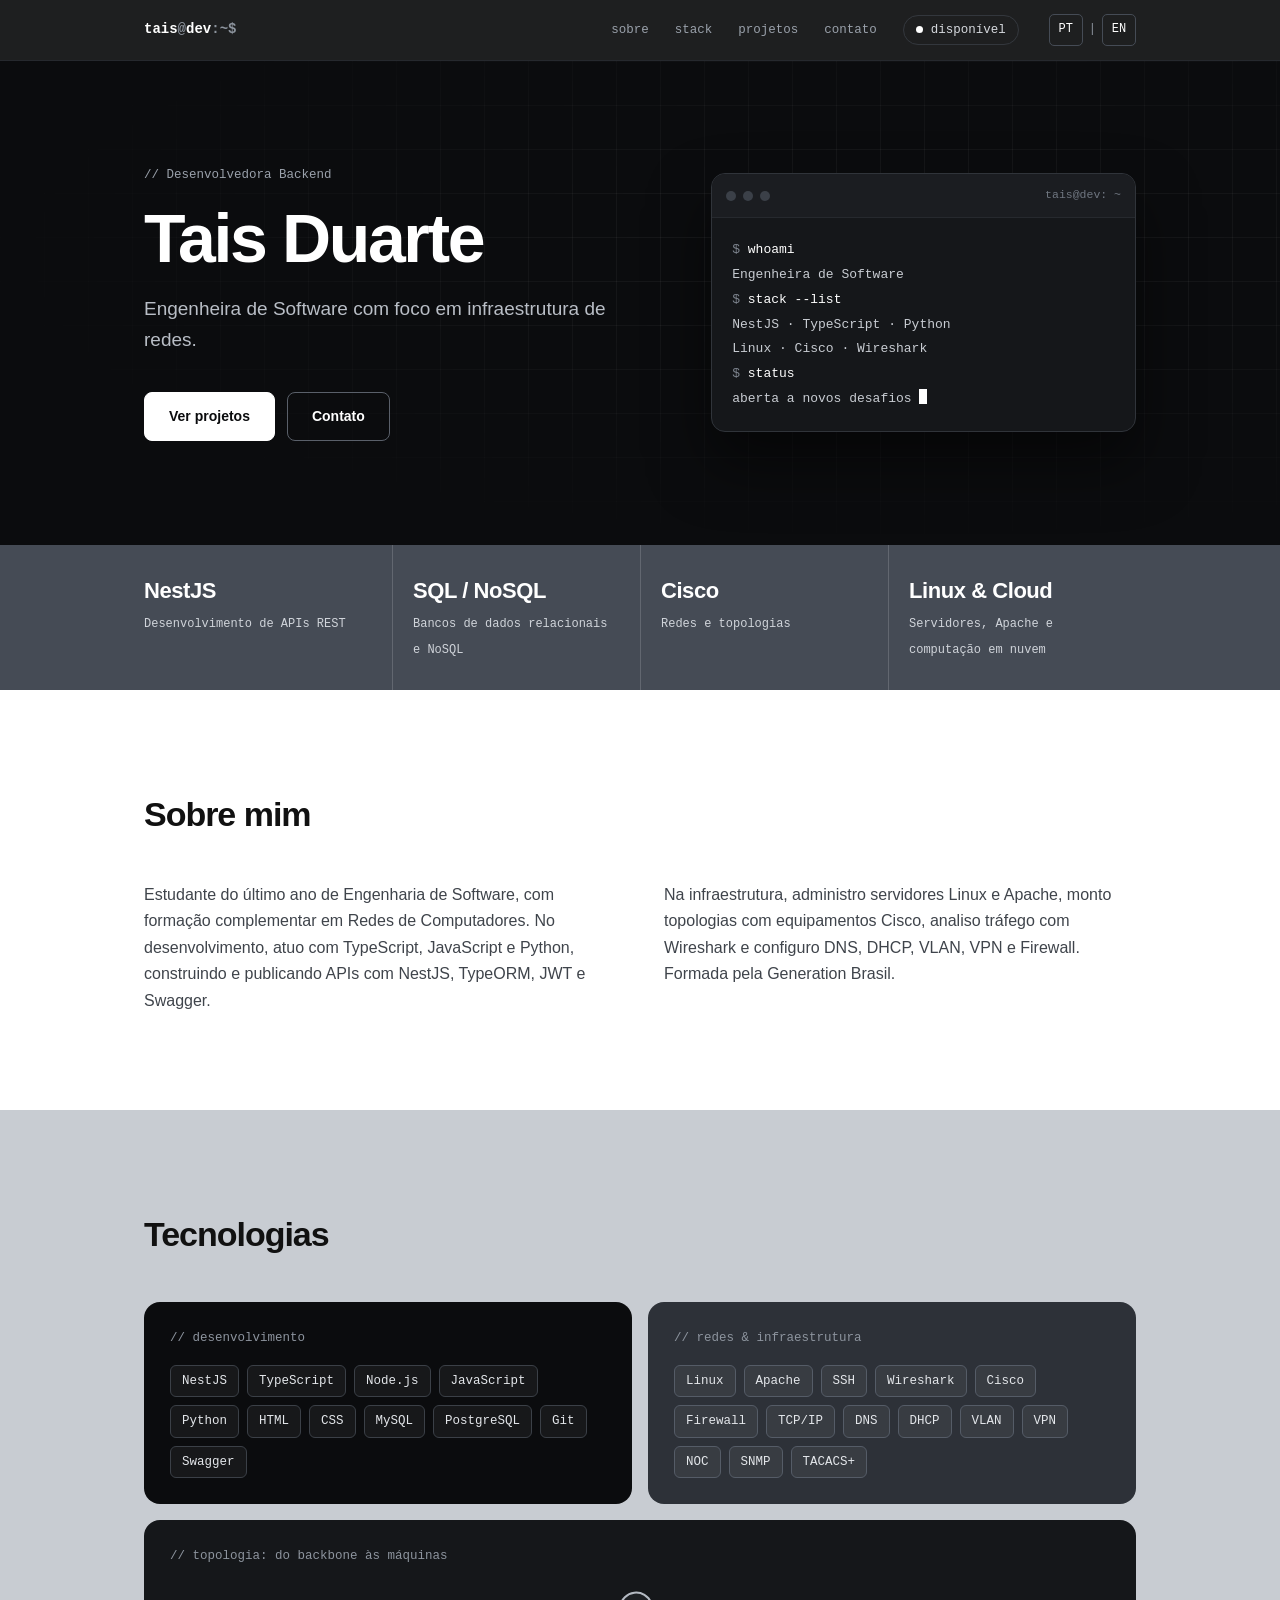
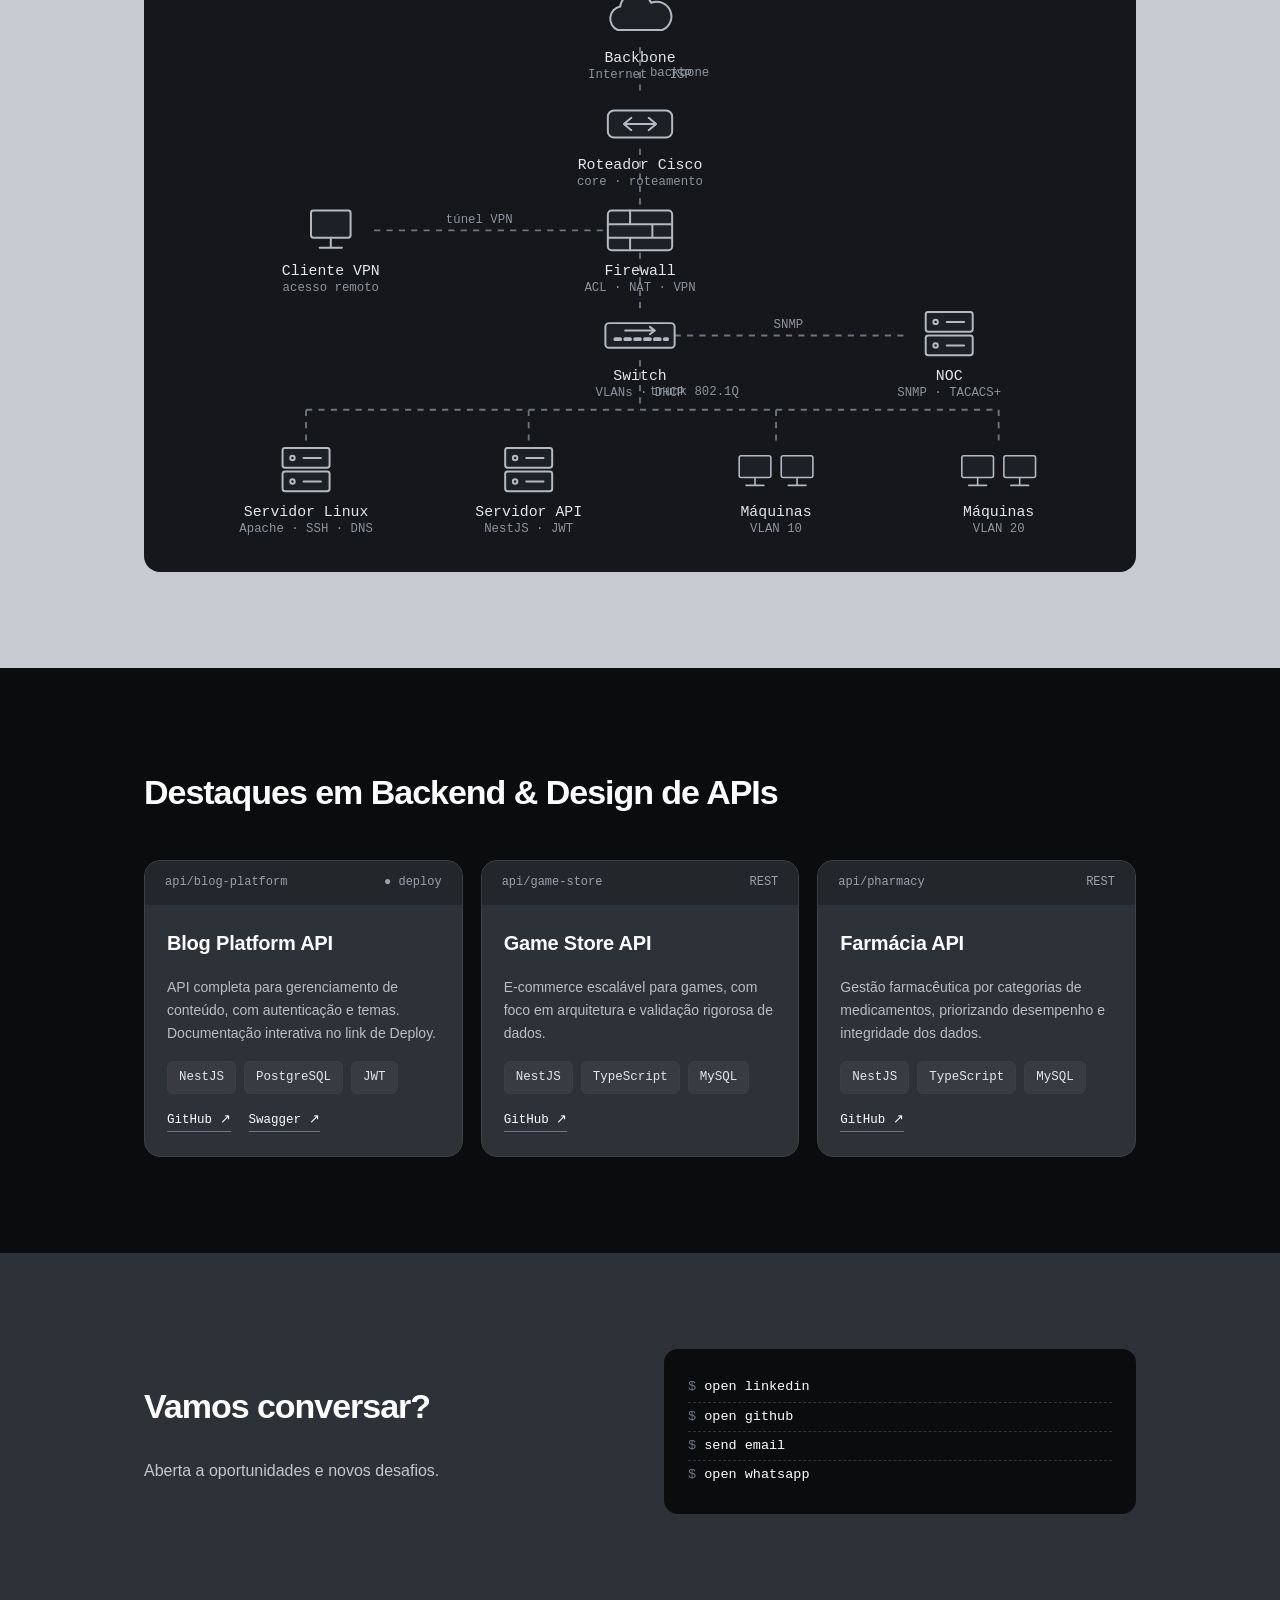
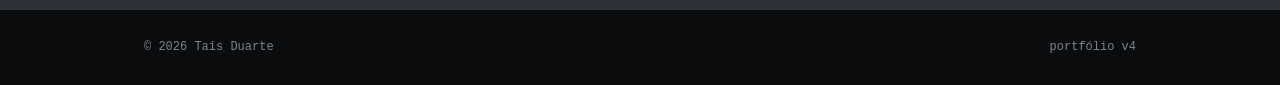
<file: index.html>
<!DOCTYPE html>
<html lang="pt-BR">
<head>
<meta charset="UTF-8">
<meta name="viewport" content="width=device-width, initial-scale=1, viewport-fit=cover">
<title>Tais Duarte | Backend Developer</title>
<style>
:root{--ink:#0b0c0e;--panel:#15171a;--graphite:#2d3138;--steel:#454b55;--silver:#c8ccd2;--mist:#eef0f2;--white:#fff;--mono:ui-monospace,SFMono-Regular,Menlo,Consolas,"Liberation Mono",monospace;box-sizing:border-box;padding-top:env(safe-area-inset-top,0px);padding-bottom:env(safe-area-inset-bottom,0px);color-scheme:light}
*{box-sizing:border-box;margin:0}
html{scroll-behavior:smooth;background:var(--ink)}
body{background:var(--white);color:#111;font-family:Inter,-apple-system,"Segoe UI",Roboto,Helvetica,Arial,sans-serif;line-height:1.65;-webkit-font-smoothing:antialiased}
a{color:inherit;text-decoration:none}
.wrap{max-width:1040px;margin:0 auto;padding:0 24px}
.mono{font-family:var(--mono)}
header{position:sticky;top:env(safe-area-inset-top,0px);background:rgba(11,12,14,.92);backdrop-filter:blur(8px);color:var(--white);z-index:5;border-bottom:1px solid #26292e}
header .wrap{display:flex;justify-content:space-between;align-items:center;height:60px}
.logo{font-family:var(--mono);font-size:14px;font-weight:600}
.logo span{color:#8d949e}
nav{display:flex;gap:26px;font-family:var(--mono);font-size:12.5px;color:#9aa1ab;align-items:center}
nav a:hover{color:var(--white)}
.status{display:flex;align-items:center;gap:8px;border:1px solid #33373d;border-radius:999px;padding:4px 12px;color:#d6d9de}
.dot{width:7px;height:7px;border-radius:50%;background:var(--white);animation:pulse 2s infinite}
@keyframes pulse{0%,100%{opacity:1}50%{opacity:.25}}
.black{background:var(--ink);color:var(--white)}
.graphite{background:var(--graphite);color:var(--white)}
.white{background:var(--white);color:#111}
.silver{background:var(--silver);color:#111}
.band{padding:96px 0}
.hero{position:relative;overflow:hidden;background:var(--ink);color:var(--white)}
.hero::before{content:"";position:absolute;inset:0;background-image:linear-gradient(rgba(255,255,255,.055) 1px,transparent 1px),linear-gradient(90deg,rgba(255,255,255,.055) 1px,transparent 1px);background-size:44px 44px;-webkit-mask-image:radial-gradient(ellipse at 70% 40%,#000 10%,transparent 75%);mask-image:radial-gradient(ellipse at 70% 40%,#000 10%,transparent 75%)}
.hero .wrap{position:relative;display:grid;grid-template-columns:1.1fr .9fr;gap:48px;align-items:center;padding-top:104px;padding-bottom:104px}
.tag{font-family:var(--mono);font-size:12.5px;color:#9aa1ab;margin-bottom:18px}
h1{font-size:clamp(40px,6.5vw,68px);line-height:1.02;letter-spacing:-.035em;font-weight:700}
.sub{margin-top:20px;color:#b9bec6;font-size:19px;max-width:500px}
.btns{margin-top:36px;display:flex;gap:12px;flex-wrap:wrap}
.btn{padding:12px 24px;border-radius:8px;font-size:14px;font-weight:600;border:1px solid #5a606a;transition:background .2s,color .2s}
.btn:hover{background:var(--white);color:var(--ink)}
.btn.solid{background:var(--white);color:var(--ink);border-color:var(--white)}
.btn.solid:hover{background:var(--silver)}
.term{background:var(--panel);border:1px solid #30343a;border-radius:14px;box-shadow:0 30px 60px rgba(0,0,0,.5);overflow:hidden;font-family:var(--mono);font-size:13px}
.term-bar{display:flex;gap:7px;padding:12px 14px;border-bottom:1px solid #26292e;background:#1b1d21;align-items:center}
.term-bar i{width:10px;height:10px;border-radius:50%;background:#3b4048}
.term-bar b{margin-left:auto;font-weight:400;color:#6f7680;font-size:11.5px}
.term-body{padding:20px;line-height:1.9;color:#c8ccd2}
.term-body .p{color:#7d848e}
.term-body .k{color:var(--white)}
.cur{display:inline-block;width:8px;height:15px;background:var(--white);vertical-align:-2px;animation:blink 1s steps(1) infinite}
@keyframes blink{50%{opacity:0}}
.stats{background:var(--steel);color:var(--white)}
.stats .wrap{display:grid;grid-template-columns:repeat(4,1fr)}
.stat{padding:28px 20px;border-left:1px solid rgba(255,255,255,.16)}
.stat:first-child{border-left:0;padding-left:0}
.stat b{display:block;font-size:22px;letter-spacing:-.02em}
.stat span{font-family:var(--mono);font-size:12px;color:#d0d4da}
.num{font-family:var(--mono);font-size:13px;color:#7d848e;margin-bottom:10px}
h2{font-size:34px;letter-spacing:-.03em;margin-bottom:40px}
.about{display:grid;grid-template-columns:1fr 1fr;gap:48px;color:#3f444b}
.about strong{color:#111}
.bento{display:grid;grid-template-columns:repeat(6,1fr);gap:16px}
.tile{background:var(--ink);color:var(--white);border-radius:16px;padding:26px}
.tile h3{font-family:var(--mono);font-size:12.5px;font-weight:500;color:#8d949e;margin-bottom:16px}
.t-dev{grid-column:span 3}.t-net{grid-column:span 3;background:var(--graphite)}.t-topo{grid-column:span 6;background:var(--panel)}
.chips{display:flex;flex-wrap:wrap;gap:8px}
.chip{font-family:var(--mono);font-size:12.5px;border:1px solid #3b4047;background:rgba(255,255,255,.05);border-radius:6px;padding:5px 11px;color:#e3e6ea}
.t-net .chip{border-color:#555c67}
.topo-wrap{overflow-x:auto}svg.topo{width:100%;min-width:640px;height:auto;display:block}.topo .ic{stroke:#b4bac3;stroke-width:1.6;fill:#1d2024;stroke-linecap:round;stroke-linejoin:round}.topo .ic rect,.topo .ic path,.topo .ic circle{stroke:#b4bac3}.topo text{stroke:none}
.topo text{font-family:var(--mono);font-size:12px;fill:#e3e6ea}
.topo .sm{font-size:10px;fill:#8d949e}
.topo .ln{stroke:#6d7480;stroke-width:1.5;stroke-dasharray:5 5;animation:flow 1.2s linear infinite}
@keyframes flow{to{stroke-dashoffset:-20}}
.cards{display:grid;grid-template-columns:repeat(3,1fr);gap:18px}
.card{background:var(--graphite);border:1px solid #3c4149;border-radius:16px;padding:0;display:flex;flex-direction:column;overflow:hidden;transition:border-color .2s,transform .2s}
.card:hover{border-color:#9aa1ab;transform:translateY(-4px)}
.card-top{display:flex;justify-content:space-between;padding:12px 20px;background:#23262b;font-family:var(--mono);font-size:12px;color:#9aa1ab}
.card-body{padding:22px 22px 24px;display:flex;flex-direction:column;gap:16px;flex:1}
.card h3{font-size:20px;letter-spacing:-.01em}
.card p{color:#b9bec6;font-size:14px;flex:1}
.links{display:flex;gap:18px;font-family:var(--mono);font-size:12.5px}
.links a{border-bottom:1px solid #6d7480;padding-bottom:1px}
.links a:hover{border-color:var(--white)}
.contact{display:grid;grid-template-columns:1fr 1fr;gap:48px;align-items:center}
.contact p{color:#c3c8cf;margin-top:-16px}
.cmd{background:var(--ink);border-radius:14px;padding:24px;font-family:var(--mono);font-size:13.5px;line-height:2.1;color:#c8ccd2}
.cmd a{display:block;color:var(--white);border-bottom:1px dashed #30343a}
.cmd a:last-child{border:0}
.cmd a:hover{color:var(--silver);padding-left:6px}
.cmd span{color:#6f7680}
footer{background:var(--ink);color:#7d848e;padding:28px 0;font-family:var(--mono);font-size:12px}
footer .wrap{display:flex;justify-content:space-between;flex-wrap:wrap;gap:8px}
[data-language-selector]{flex-shrink:0}
[data-language-selector] button{min-width:34px}
@media(max-width:820px){
.hero .wrap,.about,.contact{grid-template-columns:1fr}
.hero .wrap{padding-top:64px;padding-bottom:64px;gap:36px}
.stats .wrap{grid-template-columns:1fr 1fr}
.stat:nth-child(3){border-left:0;padding-left:0}
.bento,.cards{grid-template-columns:1fr}
.t-dev,.t-net,.t-topo{grid-column:auto}
.band{padding:64px 0}
nav a{display:none}
header .wrap{gap:12px}
nav{gap:8px}
}
@media(prefers-reduced-motion:reduce){.dot,.cur,.topo .ln{animation:none}}
</style>
</head>
<body>
<header>
<div class="wrap">
<a class="logo" href="#">tais<span>@</span>dev<span>:~$</span></a>
<nav>
<a href="#sobre" data-i18n="nav.about">sobre</a>
<a href="#stack" data-i18n="nav.stack">stack</a>
<a href="#projetos" data-i18n="nav.projects">projetos</a>
<a href="#contato" data-i18n="nav.contact">contato</a>
<div class="status"><i class="dot"></i><span data-i18n="status">disponível</span></div>
</nav>
</div>
</header>

<section class="hero">
<div class="wrap">
<div>
<p class="tag" data-i18n="hero.tag">// Desenvolvedora Backend</p>
<h1>Tais Duarte</h1>
<p class="sub" data-i18n="hero.subtitle">Engenheira de Software com foco em infraestrutura de redes.</p>
<div class="btns">
<a class="btn solid" href="#projetos" data-i18n="hero.projects">Ver projetos</a>
<a class="btn" href="#contato" data-i18n="hero.contact">Contato</a>
</div>
</div>
<div class="term">
<div class="term-bar"><i></i><i></i><i></i><b>tais@dev: ~</b></div>
<div class="term-body">
<div><span class="p">$</span> <span class="k">whoami</span></div>
<div data-i18n="terminal.whoami">Engenheira de Software · Redes de Computadores</div>
<div><span class="p">$</span> <span class="k">stack --list</span></div>
<div data-i18n="terminal.stack">NestJS · TypeScript · Python</div>
<div data-i18n="terminal.network">Linux · Cisco · Wireshark</div>
<div><span class="p">$</span> <span class="k">status</span></div>
<div><span data-i18n="terminal.status">aberta a novos desafios</span> <span class="cur"></span></div>
</div>
</div>
</div>
</section>


<div class="stats">
  <div class="wrap">
    <div class="stat">
      <b>NestJS</b>
      <span data-i18n="stats.apis">Desenvolvimento de APIs REST</span>
    </div>

    <div class="stat">
      <b>SQL / NoSQL</b>
      <span data-i18n="stats.backend">Bancos de dados</span>
    </div>

    <div class="stat">
      <b>Cisco</b>
      <span data-i18n="stats.network">Redes e topologias</span>
    </div>

    <div class="stat">
      <b>Linux &amp; Cloud</b>
      <span data-i18n="stats.servers">Servidores, Apache e computação em nuvem</span>
    </div>
  </div>
</div>

<section id="sobre" class="band white">
<div class="wrap">
<h2 data-i18n="about.title">Sobre mim</h2>
<div class="about">
<p data-i18n="about.p1">Estudante do último ano de Engenharia de Software, com formação complementar em Redes de Computadores. No desenvolvimento, atuo com TypeScript, JavaScript e Python, construindo e publicando APIs com NestJS, TypeORM, JWT e Swagger.</p>
<p data-i18n="about.p2">Na infraestrutura, administro servidores Linux e Apache, monto topologias com equipamentos Cisco, analiso tráfego com Wireshark e configuro DNS, DHCP, VLAN, VPN e Firewall. Formada pela Generation Brasil.</p>
</div>
</div>
</section>

<section id="stack" class="band silver">
<div class="wrap">
<h2 data-i18n="stack.title">Tecnologias</h2>
<div class="bento">
<div class="tile t-dev">
<h3 data-i18n="stack.development">// desenvolvimento</h3>
<div class="chips">
<span class="chip">NestJS</span><span class="chip">TypeScript</span><span class="chip">Node.js</span><span class="chip">JavaScript</span><span class="chip">Python</span><span class="chip">HTML</span><span class="chip">CSS</span><span class="chip">MySQL</span><span class="chip">PostgreSQL</span><span class="chip">Git</span><span class="chip">Swagger</span>
</div>
</div>
<div class="tile t-net">
<h3 data-i18n="stack.network">// redes &amp; infraestrutura</h3>
<div class="chips">
<span class="chip">Linux</span><span class="chip">Apache</span><span class="chip">SSH</span><span class="chip">Wireshark</span><span class="chip">Cisco</span><span class="chip">Firewall</span><span class="chip">TCP/IP</span><span class="chip">DNS</span><span class="chip">DHCP</span><span class="chip">VLAN</span><span class="chip">VPN</span><span class="chip">NOC</span><span class="chip">SNMP</span><span class="chip">TACACS+</span>
</div>
</div>
<div class="tile t-topo">
<h3 data-i18n="stack.topology">// topologia: do backbone às máquinas</h3>
<div class="topo-wrap">
<svg class="topo" viewBox="0 0 760 455" role="img" aria-label="Topologia: backbone, roteador Cisco, firewall, switch com VLANs, servidores Linux e API, máquinas e NOC">
<line class="ln" x1="380" y1="52" x2="380" y2="92"/><line class="ln" x1="380" y1="134" x2="380" y2="180"/><line class="ln" x1="380" y1="218" x2="380" y2="268"/><line class="ln" x1="165" y1="200" x2="352" y2="200"/><line class="ln" x1="408" y1="285" x2="595" y2="285"/>
<line class="ln" x1="380" y1="305" x2="380" y2="345"/><line class="ln" x1="110" y1="345" x2="670" y2="345"/><line class="ln" x1="110" y1="345" x2="110" y2="372"/><line class="ln" x1="290" y1="345" x2="290" y2="372"/><line class="ln" x1="490" y1="345" x2="490" y2="372"/><line class="ln" x1="670" y1="345" x2="670" y2="372"/>
<text class="sm" x="388" y="75">backbone</text><text class="sm" x="388" y="333">trunk 802.1Q</text><text class="sm" x="250" y="194" text-anchor="middle">túnel VPN</text><text class="sm" x="500" y="279" text-anchor="middle">SNMP</text>
<g transform="translate(380,28)"><g class="ic"><path d="M-18 10a10 10 0 0 1 2-19a13 13 0 0 1 25-3a11 11 0 0 1 9 22z"/></g><text y="36" text-anchor="middle">Backbone</text><text class="sm" y="49" text-anchor="middle">Internet · ISP</text></g>
<g transform="translate(380,114)"><g class="ic"><rect x="-26" y="-11" width="52" height="22" rx="5"/><path fill="none" d="M-13 0H13M-7 -5L-13 0L-7 5M7 -5L13 0L7 5"/></g><text y="36" text-anchor="middle">Roteador Cisco</text><text class="sm" y="49" text-anchor="middle">core · roteamento</text></g>
<g transform="translate(380,200)"><g class="ic"><rect x="-26" y="-16" width="52" height="32" rx="3"/><path fill="none" d="M-26 -5H26M-26 6H26M-8 -16V-5M10 -5V6M-8 6V16"/></g><text y="36" text-anchor="middle">Firewall</text><text class="sm" y="49" text-anchor="middle">ACL · NAT · VPN</text></g>
<g transform="translate(380,285)"><g class="ic"><rect x="-28" y="-10" width="56" height="20" rx="3"/><path fill="none" stroke-width="3" d="M-20 3h4M-12 3h4M-4 3h4M4 3h4M12 3h4M20 3h2"/><path fill="none" d="M-12 -4H12M8 -7L12 -4L8 -1"/></g><text y="36" text-anchor="middle">Switch</text><text class="sm" y="49" text-anchor="middle">VLANs · DHCP</text></g>
<g transform="translate(130,200)"><g class="ic"><g transform="translate(0,0) scale(1)"><rect x="-16" y="-16" width="32" height="22" rx="2"/><path fill="none" d="M0 6V13M-9 14H9"/></g></g><text y="36" text-anchor="middle">Cliente VPN</text><text class="sm" y="49" text-anchor="middle">acesso remoto</text></g>
<g transform="translate(630,285)"><g class="ic"><rect x="-19" y="-19" width="38" height="16" rx="2"/><rect x="-19" y="0" width="38" height="16" rx="2"/><circle cx="-11" cy="-11" r="1.8"/><circle cx="-11" cy="8" r="1.8"/><path fill="none" d="M-2 -11H12M-2 8H12"/></g><text y="36" text-anchor="middle">NOC</text><text class="sm" y="49" text-anchor="middle">SNMP · TACACS+</text></g>
<g transform="translate(110,395)"><g class="ic"><rect x="-19" y="-19" width="38" height="16" rx="2"/><rect x="-19" y="0" width="38" height="16" rx="2"/><circle cx="-11" cy="-11" r="1.8"/><circle cx="-11" cy="8" r="1.8"/><path fill="none" d="M-2 -11H12M-2 8H12"/></g><text y="36" text-anchor="middle">Servidor Linux</text><text class="sm" y="49" text-anchor="middle">Apache · SSH · DNS</text></g>
<g transform="translate(290,395)"><g class="ic"><rect x="-19" y="-19" width="38" height="16" rx="2"/><rect x="-19" y="0" width="38" height="16" rx="2"/><circle cx="-11" cy="-11" r="1.8"/><circle cx="-11" cy="8" r="1.8"/><path fill="none" d="M-2 -11H12M-2 8H12"/></g><text y="36" text-anchor="middle">Servidor API</text><text class="sm" y="49" text-anchor="middle">NestJS · JWT</text></g>
<g transform="translate(490,395)"><g class="ic"><g transform="translate(-17,0) scale(.8)"><rect x="-16" y="-16" width="32" height="22" rx="2"/><path fill="none" d="M0 6V13M-9 14H9"/></g><g transform="translate(17,0) scale(.8)"><rect x="-16" y="-16" width="32" height="22" rx="2"/><path fill="none" d="M0 6V13M-9 14H9"/></g></g><text y="36" text-anchor="middle">Máquinas</text><text class="sm" y="49" text-anchor="middle">VLAN 10</text></g>
<g transform="translate(670,395)"><g class="ic"><g transform="translate(-17,0) scale(.8)"><rect x="-16" y="-16" width="32" height="22" rx="2"/><path fill="none" d="M0 6V13M-9 14H9"/></g><g transform="translate(17,0) scale(.8)"><rect x="-16" y="-16" width="32" height="22" rx="2"/><path fill="none" d="M0 6V13M-9 14H9"/></g></g><text y="36" text-anchor="middle">Máquinas</text><text class="sm" y="49" text-anchor="middle">VLAN 20</text></g>
</svg>
</div>
</div>
</div>
</div>
</section>

<section id="projetos" class="band black">
<div class="wrap">
<h2 data-i18n="projects.title">Destaques em Backend &amp; API Design</h2>
<div class="cards">
<div class="card">
<div class="card-top"><span>api/blog-platform</span><span>● deploy</span></div>
<div class="card-body">
<h3>Blog Platform API</h3>
<p data-i18n="project.blog.description">API completa para gerenciamento de conteúdo, com autenticação e temas. Documentação interativa no link de Deploy.</p>
<div class="chips"><span class="chip">NestJS</span><span class="chip">PostgreSQL</span><span class="chip">JWT</span></div>
<div class="links"><a href="https://github.com/Duartetais/Blog_pessoal" target="_blank" rel="noopener noreferrer">GitHub ↗</a><a href="https://blog-pessoal-gh04.onrender.com/swagger" target="_blank" rel="noopener noreferrer">Swagger ↗</a></div>
</div>
</div>
<div class="card">
<div class="card-top"><span>api/game-store</span><span>REST</span></div>
<div class="card-body">
<h3>Game Store API</h3>
<p data-i18n="project.game.description">E-commerce escalável para games, com foco em arquitetura e validação de dados rigorosa.</p>
<div class="chips"><span class="chip">NestJS</span><span class="chip">TypeScript</span><span class="chip">MySQL</span></div>
<div class="links"><a href="https://github.com/Duartetais/nestjs-gamestore-api" target="_blank" rel="noopener noreferrer">GitHub ↗</a></div>
</div>
</div>
<div class="card">
<div class="card-top"><span>api/pharmacy</span><span>REST</span></div>
<div class="card-body">
<h3>Farmácia API</h3>
<p data-i18n="project.pharmacy.description">Gestão farmacêutica por categorias de medicamentos, priorizando performance e integridade dos dados.</p>
<div class="chips"><span class="chip">NestJS</span><span class="chip">TypeScript</span><span class="chip">MySQL</span></div>
<div class="links"><a href="https://github.com/Duartetais/nestjs-pharmacy-api" target="_blank" rel="noopener noreferrer">GitHub ↗</a></div>
</div>
</div>
</div>
</div>
</section>

<section id="contato" class="band graphite">
<div class="wrap">
<div class="contact">
<div>
<h2 data-i18n="contact.title">Vamos conversar?</h2>
<p data-i18n="contact.subtitle">Aberta a oportunidades e novos desafios.</p>
</div>
<div class="cmd">
  <a href="https://www.linkedin.com/in/duartetais/" target="_blank" rel="noopener noreferrer"><span>$</span> open linkedin</a>
  <a href="https://github.com/Duartetais" target="_blank" rel="noopener noreferrer"><span>$</span> open github</a>
  <a href="mailto:duuartetais@gmail.com"><span>$</span> send email</a>
  <a href="https://wa.me/5511911334279" target="_blank" rel="noopener noreferrer"><span>$</span> open whatsapp</a>
</div>
</div>
</div>
</section>

<footer>
<div class="wrap">
<span>© 2026 Tais Duarte</span>
<span data-i18n="footer.version">protótipo de layout v4</span>
</div>
</footer>

<script src="assets/js/main.js"></script>
<script src="assets/js/translate.js"></script>
</body>
</html>
</file>
